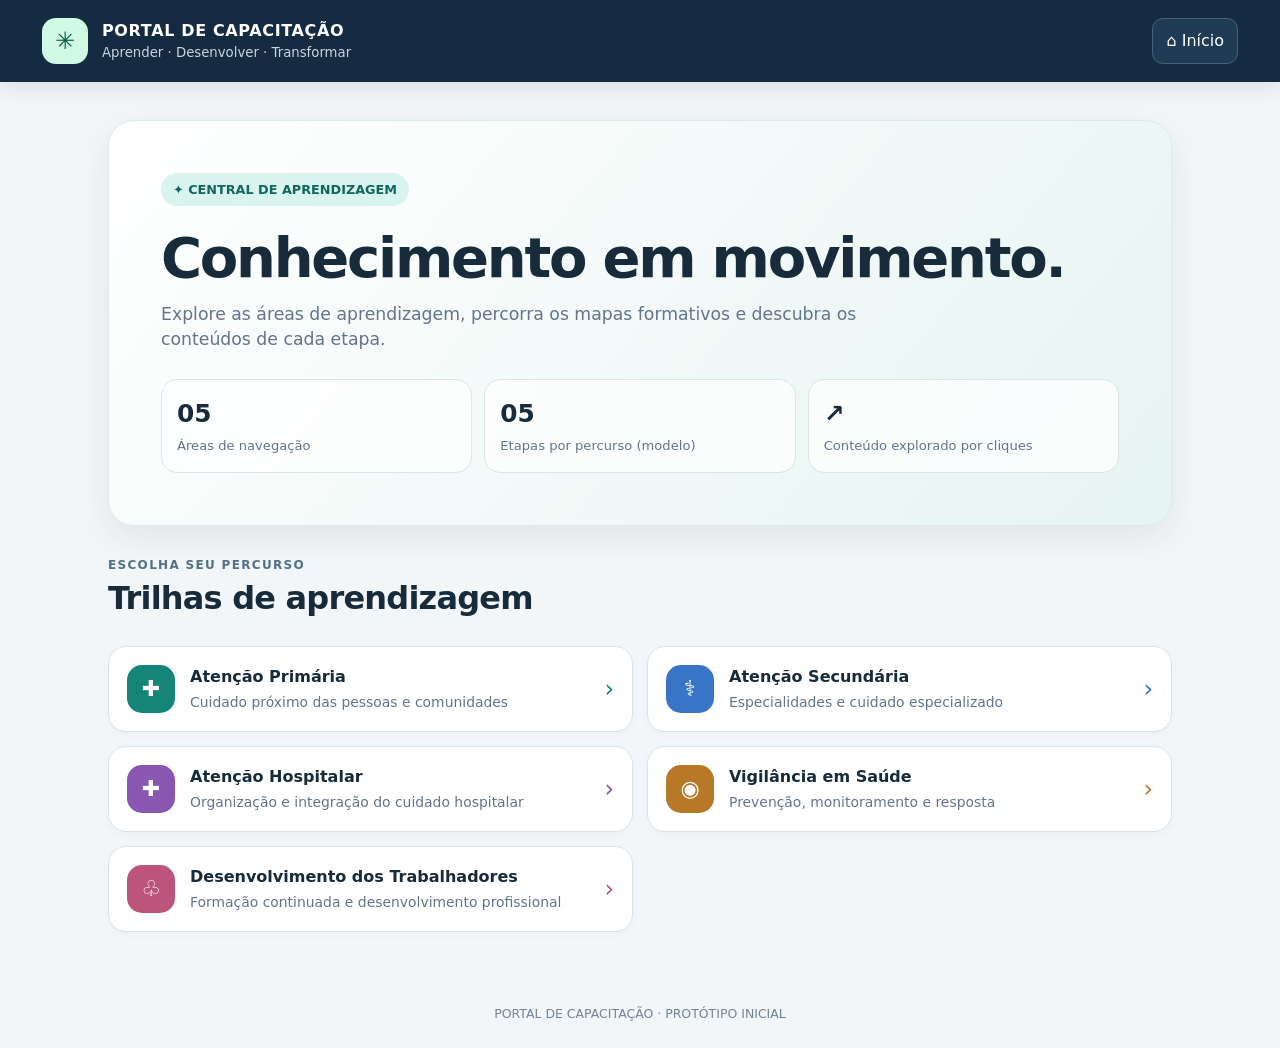
<file: index.html>
<!doctype html>
<html lang="pt-BR">
<head>
<meta charset="utf-8">
<meta name="viewport" content="width=device-width, initial-scale=1">
<meta name="theme-color" content="#142b42">
<title>Portal de Capacitação</title>
<style>
:root{--navy:#142b42;--navy2:#203b54;--ink:#172b3a;--muted:#64748b;--bg:#f3f6f8;--card:#fff;--line:#dbe3e9;--accent:#168579;--shadow:0 12px 32px rgba(20,43,66,.08)}
*{box-sizing:border-box}
body{margin:0;background:var(--bg);color:var(--ink);font:16px/1.5 system-ui,-apple-system,BlinkMacSystemFont,"Segoe UI",sans-serif}
button{font:inherit;cursor:pointer}
button:focus-visible,a:focus-visible{outline:3px solid #60a5fa;outline-offset:3px}
.topbar{background:var(--navy);color:white;padding:18px clamp(16px,4vw,42px);display:flex;align-items:center;gap:14px;position:sticky;top:0;z-index:5;box-shadow:0 5px 20px #0f24351c}
.brand-icon{width:46px;height:46px;display:grid;place-items:center;background:#d1fae5;color:#065f46;border-radius:14px;font-size:24px}
.brand{min-width:0;flex:1}.brand strong{display:block;font-size:1rem;letter-spacing:.04em}.brand span{display:block;color:#cbd5e1;font-size:.83rem}
.home-button,.menu-button{border:1px solid #496177;background:var(--navy2);color:white;border-radius:11px;padding:10px 13px}
.wrap{width:min(1120px,100%);margin:auto;padding:clamp(18px,4vw,38px) clamp(14px,3vw,28px) 48px}
.eyebrow{font-size:.75rem;font-weight:800;letter-spacing:.11em;color:#537084;text-transform:uppercase}
h1,h2,h3,p{margin-top:0}h1{font-size:clamp(2rem,5vw,3.5rem);line-height:1.06;letter-spacing:-.04em;margin-bottom:14px}h2{font-size:clamp(1.4rem,3vw,2rem);letter-spacing:-.025em;margin-bottom:8px}h3{font-size:1.05rem;margin-bottom:6px}
.lead{font-size:1.08rem;color:var(--muted);max-width:700px}
.hero{padding:clamp(24px,5vw,52px);background:linear-gradient(130deg,#fff 0%,#e6f4f2 100%);border:1px solid #dcebe9;border-radius:26px;box-shadow:var(--shadow);margin-bottom:30px}
.hero-label{display:inline-flex;gap:8px;align-items:center;border-radius:999px;background:#d9f3ee;color:#11665e;padding:7px 12px;font-weight:750;font-size:.8rem;margin-bottom:22px}
.stats{display:grid;grid-template-columns:repeat(3,minmax(0,1fr));gap:12px;margin-top:26px}
.stat{background:#ffffffb8;border:1px solid #d9e6e5;border-radius:16px;padding:15px}.stat strong{display:block;font-size:1.55rem}.stat span{font-size:.82rem;color:var(--muted)}
.section-heading{display:flex;align-items:end;justify-content:space-between;gap:16px;margin:30px 0 16px}
.trail-grid{display:grid;grid-template-columns:repeat(2,minmax(0,1fr));gap:14px}
.trail-card{--trail:#168579;display:flex;align-items:center;gap:15px;text-align:left;width:100%;padding:18px;border:1px solid var(--line);border-radius:18px;background:var(--card);color:inherit;box-shadow:0 3px 10px #142b4207;transition:transform .16s,box-shadow .16s,border-color .16s}
.trail-card:hover{transform:translateY(-3px);box-shadow:var(--shadow);border-color:var(--trail)}
.trail-icon{flex:0 0 48px;width:48px;height:48px;display:grid;place-items:center;border-radius:15px;background:var(--trail);color:white;font-size:22px}
.trail-copy{flex:1;min-width:0}.trail-copy strong{display:block;font-size:1rem;margin-bottom:3px}.trail-copy span{display:block;color:var(--muted);font-size:.87rem}.chevron{color:var(--trail);font-size:1.5rem}
.page-head{display:flex;align-items:flex-start;gap:14px;margin-bottom:22px}.back{flex-shrink:0;border:1px solid var(--line);background:white;color:var(--ink);padding:10px 13px;border-radius:12px}
.trail-banner{--trail:#168579;background:var(--trail);color:white;padding:clamp(22px,4vw,36px);border-radius:22px;margin-bottom:24px}
.trail-banner .eyebrow{color:#ffffffc7}.trail-banner h1{font-size:clamp(1.8rem,4vw,2.7rem);margin:8px 0}.trail-banner p{margin-bottom:0;color:#ffffffeb}
.map-intro{display:flex;justify-content:space-between;align-items:center;gap:14px;margin-bottom:16px}.map-intro p{color:var(--muted);margin:0}
.map-board{background:#eaf0f4;border:1px solid #dce4ea;border-radius:22px;padding:clamp(14px,3vw,28px);overflow:hidden}
.start-node,.end-node{--trail:#168579;background:var(--trail);color:white;text-align:center;padding:15px 18px;border-radius:14px;max-width:540px;margin:0 auto;font-weight:800}
.node-sub{display:block;font-size:.8rem;font-weight:500;opacity:.9;margin-top:3px}
.connector{height:30px;width:2px;background:var(--trail);margin:auto;position:relative}
.connector:after{content:"";position:absolute;bottom:0;left:-4px;width:8px;height:8px;border-right:2px solid var(--trail);border-bottom:2px solid var(--trail);transform:rotate(45deg)}
.stage-list{display:flex;flex-direction:column;align-items:stretch;gap:0;max-width:700px;margin:auto}
.stage-wrap{display:flex;flex-direction:column;align-items:stretch}
.stage-node{--trail:#168579;width:100%;display:flex;align-items:center;gap:14px;text-align:left;padding:15px;border:2px solid var(--trail);background:white;border-radius:15px;color:var(--ink);transition:transform .15s,box-shadow .15s}
.stage-node:hover{transform:translateX(3px);box-shadow:0 8px 20px #142b4214}
.stage-number{display:grid;place-items:center;flex:0 0 44px;width:44px;height:44px;border-radius:12px;background:var(--trail);color:white;font-weight:850}
.stage-copy{flex:1}.stage-copy strong{display:block}.stage-copy small{display:block;color:var(--muted);font-size:.87rem;margin-top:3px}.open-label{color:var(--trail);font-size:.75rem;font-weight:850;letter-spacing:.04em;white-space:nowrap}
.end-node{margin-top:0}
.note{font-size:.82rem;color:var(--muted);margin:14px 2px 0}
.presentation{--trail:#168579;background:white;border:1px solid var(--line);border-radius:22px;overflow:hidden;box-shadow:var(--shadow)}
.slide-banner{background:var(--trail);color:white;padding:clamp(24px,5vw,42px)}.slide-banner .eyebrow{color:#ffffffc7}.slide-banner h2{font-size:clamp(1.7rem,4vw,2.5rem);margin:9px 0 12px}.slide-banner p{max-width:700px;margin:0;color:#ffffffeb}
.progress{display:flex;gap:6px;margin-top:24px}.progress span{height:5px;border-radius:9px;background:#ffffff6b;flex:1}.progress span.active{background:white}
.content-area{padding:clamp(20px,4vw,34px)}.content-area>p{color:var(--muted);max-width:760px}
.resource-grid{display:grid;grid-template-columns:repeat(3,minmax(0,1fr));gap:12px;margin-top:20px}
.resource{border:1px solid var(--line);border-radius:15px;padding:17px}.resource-icon{font-size:1.4rem;margin-bottom:10px}.resource h3{font-size:.95rem}.resource p{font-size:.85rem;color:var(--muted);margin:0}
.slide-controls{display:flex;gap:10px;justify-content:space-between;align-items:center;padding:0 clamp(20px,4vw,34px) 26px}.btn{border:0;border-radius:12px;background:var(--navy);color:white;padding:12px 17px;font-weight:750}.btn:hover{filter:brightness(1.12)}.btn.secondary{border:1px solid var(--line);background:white;color:var(--ink)}.btn:disabled{opacity:.38;cursor:not-allowed}.slide-count{font-size:.84rem;color:var(--muted)}
.footer{text-align:center;padding:25px 14px;color:#738494;font-size:.78rem}
.hidden{display:none!important}
@media(max-width:700px){.trail-grid{grid-template-columns:1fr}.stats{grid-template-columns:1fr 1fr}.stat:last-child{grid-column:1/-1}.resource-grid{grid-template-columns:1fr}.map-intro{align-items:flex-start;flex-direction:column}.open-label{font-size:0}.open-label:after{content:"↗";font-size:1.25rem}.topbar{padding:13px 15px}.brand strong{font-size:.88rem}.brand span{font-size:.75rem}.home-button,.menu-button{padding:9px 10px}}
@media(prefers-reduced-motion:reduce){*{scroll-behavior:auto!important;transition:none!important}}
</style>
</head>
<body>
<header class="topbar">
  <div class="brand-icon" aria-hidden="true">✳</div>
  <div class="brand"><strong>PORTAL DE CAPACITAÇÃO</strong><span>Aprender · Desenvolver · Transformar</span></div>
  <button class="home-button" id="homeBtn" type="button" aria-label="Voltar ao painel inicial">⌂ Início</button>
</header>
<main class="wrap">
  <section id="dashboard">
    <div class="hero">
      <div class="hero-label">✦ CENTRAL DE APRENDIZAGEM</div>
      <h1>Conhecimento em movimento.</h1>
      <p class="lead">Explore as áreas de aprendizagem, percorra os mapas formativos e descubra os conteúdos de cada etapa.</p>
      <div class="stats">
        <div class="stat"><strong>05</strong><span>Áreas de navegação</span></div>
        <div class="stat"><strong>05</strong><span>Etapas por percurso (modelo)</span></div>
        <div class="stat"><strong>↗</strong><span>Conteúdo explorado por cliques</span></div>
      </div>
    </div>
    <div class="section-heading"><div><div class="eyebrow">Escolha seu percurso</div><h2>Trilhas de aprendizagem</h2></div></div>
    <div class="trail-grid" id="trailGrid"></div>
  </section>

  <section id="mapPage" class="hidden">
    <div class="page-head"><button class="back" id="backDashboard" type="button">← Painel</button><div><div class="eyebrow">MAPA DE APRENDIZAGEM</div><h2 id="mapTitle">Trilha</h2></div></div>
    <div class="trail-banner" id="trailBanner"><div class="eyebrow">PERCURSO FORMATIVO</div><h1 id="bannerTitle"></h1><p id="bannerDesc"></p></div>
    <div class="map-intro"><div><h2>Seu percurso</h2><p>Selecione uma etapa para abrir sua apresentação.</p></div></div>
    <div class="map-board" id="mapBoard"></div>
    <p class="note">Protótipo demonstrativo: os títulos e descrições das etapas podem ser ajustados aos cursos e às diretrizes reais.</p>
  </section>

  <section id="presentationPage" class="hidden">
    <div class="page-head"><button class="back" id="backMap" type="button">← Mapa</button><div><div class="eyebrow" id="crumb">TRILHA / ETAPA</div><h2 id="presentationHeading">Apresentação</h2></div></div>
    <article class="presentation" id="presentationCard">
      <div class="slide-banner"><div class="eyebrow" id="slideEyebrow">APRESENTAÇÃO INTERATIVA</div><h2 id="slideTitle"></h2><p id="slideText"></p><div class="progress" id="progress"></div></div>
      <div class="content-area"><h3 id="contentHeading">Conteúdo desta etapa</h3><p id="contentIntro"></p><div class="resource-grid" id="resources"></div></div>
      <div class="slide-controls"><button class="btn secondary" id="prevSlide" type="button">← Voltar</button><span class="slide-count" id="slideCount"></span><button class="btn" id="nextSlide" type="button">Avançar →</button></div>
    </article>
  </section>
</main>
<footer class="footer">PORTAL DE CAPACITAÇÃO · PROTÓTIPO INICIAL</footer>
<script>
const trails = [
 {id:"primaria",name:"Atenção Primária",icon:"✚",color:"#168579",desc:"Cuidado próximo das pessoas e comunidades",stages:[
  ["Fundamentos","Conhecer os princípios e a organização da área."],
  ["Acolhimento e acesso","Explorar o primeiro contato e as necessidades do usuário."],
  ["Práticas de cuidado","Conhecer práticas e ferramentas de trabalho."],
  ["Integração da rede","Entender a continuidade do cuidado."],
  ["Avaliação e melhoria","Aplicar o aprendizado e avaliar resultados."]]},
 {id:"secundaria",name:"Atenção Secundária",icon:"⚕",color:"#3975c6",desc:"Especialidades e cuidado especializado",stages:[
  ["Fundamentos","Conhecer o papel da atenção especializada."],
  ["Acesso e regulação","Explorar os fluxos de acesso."],
  ["Cuidado especializado","Conhecer práticas e competências."],
  ["Integração assistencial","Relacionar os níveis de atenção."],
  ["Avaliação e melhoria","Avaliar processos e resultados."]]},
 {id:"hospitalar",name:"Atenção Hospitalar",icon:"✚",color:"#8957b2",desc:"Organização e integração do cuidado hospitalar",stages:[
  ["Fundamentos","Conhecer a organização hospitalar."],
  ["Segurança do paciente","Explorar práticas de segurança."],
  ["Processos de cuidado","Conhecer os processos assistenciais."],
  ["Transição do cuidado","Compreender a continuidade após a alta."],
  ["Avaliação e melhoria","Avaliar qualidade e resultados."]]},
 {id:"vigilancia",name:"Vigilância em Saúde",icon:"◉",color:"#b77928",desc:"Prevenção, monitoramento e resposta",stages:[
  ["Fundamentos","Conhecer os conceitos de vigilância."],
  ["Coleta de informações","Explorar dados e notificações."],
  ["Análise de situações","Identificar riscos e padrões."],
  ["Ação e resposta","Conhecer medidas de prevenção e controle."],
  ["Monitoramento","Avaliar resultados das ações."]]},
 {id:"trabalhadores",name:"Desenvolvimento dos Trabalhadores",icon:"♧",color:"#bd557b",desc:"Formação continuada e desenvolvimento profissional",stages:[
  ["Diagnóstico","Identificar necessidades de aprendizagem."],
  ["Planejamento","Definir objetivos e percursos formativos."],
  ["Aprendizagem","Explorar cursos e atividades."],
  ["Aplicação prática","Relacionar aprendizagem e trabalho."],
  ["Avaliação","Avaliar resultados e novas necessidades."]]}
];
const slides = [
 {title:s=>s[0],text:s=>s[1],heading:"Visão geral",intro:"Esta etapa apresenta os conceitos essenciais e situa o tema dentro do percurso formativo.",resources:[["▤","Material de aprendizagem","Texto, vídeo, documento ou apresentação."],["✓","Atividade prática","Exercícios e aplicação do conhecimento."],["◎","Verificação da aprendizagem","Perguntas, reflexão ou avaliação."]]},
 {title:()=>"O que você vai aprender",text:s=>"Ao concluir esta etapa, o participante deverá compreender os conceitos centrais e reconhecer como eles se relacionam com o trabalho.",heading:"Objetivos de aprendizagem",intro:"Os objetivos específicos podem ser personalizados conforme o conteúdo oficial de cada curso.",resources:[["◎","Compreender","Reconhecer conceitos, princípios e definições."],["↗","Relacionar","Conectar o conteúdo com situações reais."],["✓","Demonstrar","Identificar evidências de aprendizagem."]]},
 {title:()=>"Aplicação prática",text:s=>"Use esta etapa para relacionar o conteúdo a exemplos, situações de trabalho e ações possíveis.",heading:"Atividade e materiais",intro:"Inclua aqui os recursos e as atividades que apoiam a aplicação do conhecimento.",resources:[["▣","Estudo de caso","Uma situação prática para analisar."],["▤","Materiais de apoio","Links, arquivos, vídeos ou protocolos."],["✓","Síntese final","Principais aprendizados e próximos passos."]]}
];
let currentTrail = trails[0], currentStage = 0, currentSlide = 0;
const $ = id => document.getElementById(id);
function showPage(page){["dashboard","mapPage","presentationPage"].forEach(id=>$(id).classList.toggle("hidden",id!==page));window.scrollTo({top:0,behavior:"smooth"});}
function renderDashboard(){
 $("trailGrid").innerHTML = trails.map(t=>`<button class="trail-card" style="--trail:${t.color}" data-trail="${t.id}"><span class="trail-icon" aria-hidden="true">${t.icon}</span><span class="trail-copy"><strong>${t.name}</strong><span>${t.desc}</span></span><span class="chevron" aria-hidden="true">›</span></button>`).join("");
 document.querySelectorAll("[data-trail]").forEach(btn=>btn.addEventListener("click",()=>openTrail(btn.dataset.trail)));
}
function openTrail(id){
 currentTrail=trails.find(t=>t.id===id)||trails[0];
 $("mapTitle").textContent=currentTrail.name;
 $("bannerTitle").textContent=currentTrail.name;
 $("bannerDesc").textContent=currentTrail.desc;
 $("trailBanner").style.setProperty("--trail",currentTrail.color);
 renderMap();showPage("mapPage");
}
function renderMap(){
 const t=currentTrail;
 const stageMarkup=t.stages.map((s,i)=>`<div class="stage-wrap"><button class="stage-node" style="--trail:${t.color}" data-stage="${i}"><span class="stage-number">${String(i+1).padStart(2,"0")}</span><span class="stage-copy"><strong>${s[0]}</strong><small>${s[1]}</small></span><span class="open-label">ABRIR ETAPA ↗</span></button><div class="connector" style="--trail:${t.color}" aria-hidden="true"></div></div>`).join("");
 $("mapBoard").innerHTML=`<div class="start-node" style="--trail:${t.color}">⚑ &nbsp; INÍCIO DO PERCURSO<span class="node-sub">Objetivos e competências</span></div><div class="connector" style="--trail:${t.color}" aria-hidden="true"></div><div class="stage-list">${stageMarkup}</div><div class="end-node" style="--trail:${t.color}">★ &nbsp; CONCLUSÃO DO PERCURSO<span class="node-sub">Síntese e avaliação da aprendizagem</span></div>`;
 document.querySelectorAll("[data-stage]").forEach(btn=>btn.addEventListener("click",()=>openStage(Number(btn.dataset.stage))));
}
function openStage(index){currentStage=index;currentSlide=0;renderSlide();showPage("presentationPage");}
function renderSlide(){
 const t=currentTrail,s=t.stages[currentStage],sl=slides[currentSlide];
 $("presentationCard").style.setProperty("--trail",t.color);
 $("crumb").textContent=`${t.name.toUpperCase()} / ETAPA ${currentStage+1}`;
 $("presentationHeading").textContent=s[0];
 $("slideEyebrow").textContent=`ETAPA ${currentStage+1} DE ${t.stages.length} · TELA ${currentSlide+1} DE ${slides.length}`;
 $("slideTitle").textContent=sl.title(s);
 $("slideText").textContent=sl.text(s);
 $("contentHeading").textContent=sl.heading;
 $("contentIntro").textContent=sl.intro;
 $("resources").innerHTML=sl.resources.map(r=>`<div class="resource"><div class="resource-icon" aria-hidden="true">${r[0]}</div><h3>${r[1]}</h3><p>${r[2]}</p></div>`).join("");
 $("progress").innerHTML=slides.map((_,i)=>`<span class="${i<=currentSlide?"active":""}"></span>`).join("");
 $("slideCount").textContent=`Tela ${currentSlide+1} de ${slides.length}`;
 $("prevSlide").disabled=currentSlide===0;
 $("prevSlide").textContent=currentSlide===0?"← Voltar ao mapa":"← Voltar";
 $("nextSlide").textContent=currentSlide<slides.length-1?"Avançar →":currentStage<t.stages.length-1?"Próxima etapa →":"Concluir percurso ✓";
}
$("homeBtn").addEventListener("click",()=>showPage("dashboard"));
$("backDashboard").addEventListener("click",()=>showPage("dashboard"));
$("backMap").addEventListener("click",()=>{renderMap();showPage("mapPage")});
$("prevSlide").addEventListener("click",()=>{if(currentSlide>0){currentSlide--;renderSlide()}else{renderMap();showPage("mapPage")}});
$("nextSlide").addEventListener("click",()=>{if(currentSlide<slides.length-1){currentSlide++;renderSlide()}else if(currentStage<t.stages.length-1){currentStage++;currentSlide=0;renderSlide()}else{renderMap();showPage("mapPage")}});
renderDashboard();
</script>
</body>
</html>
</file>
